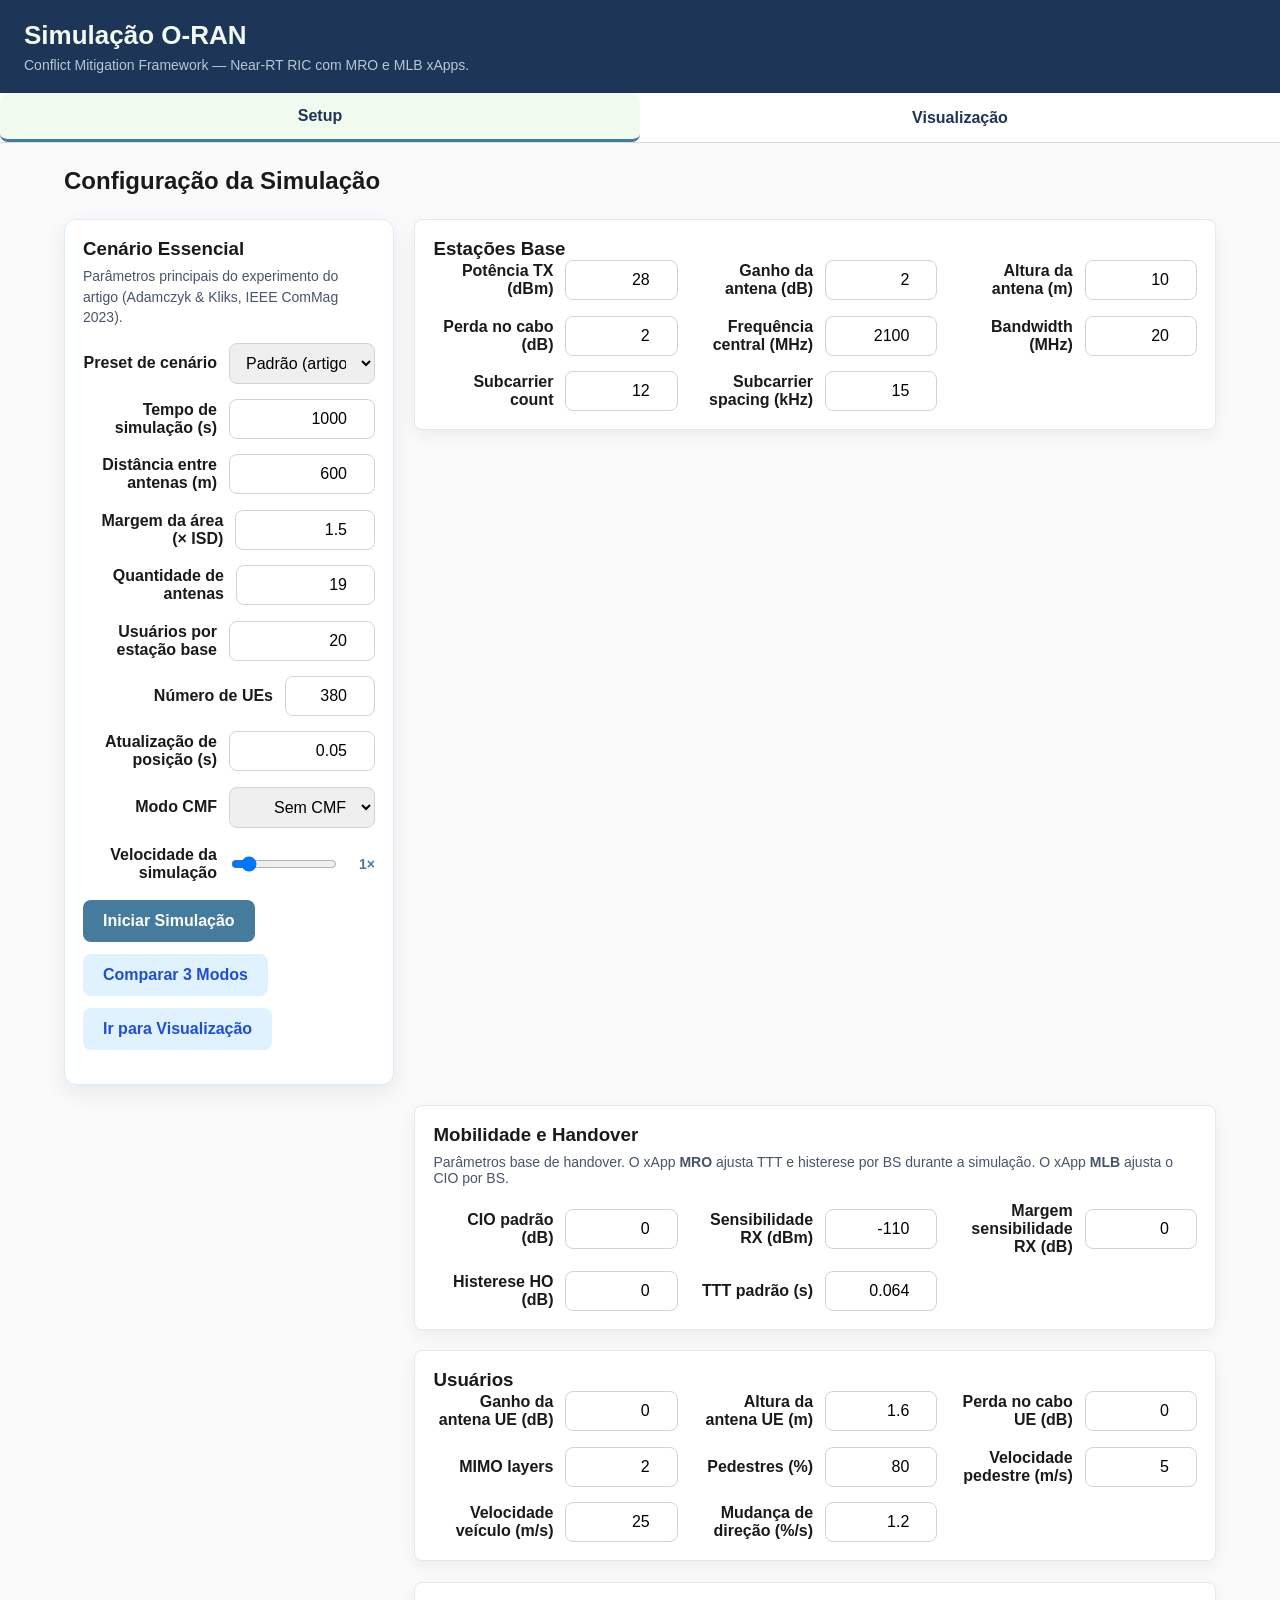
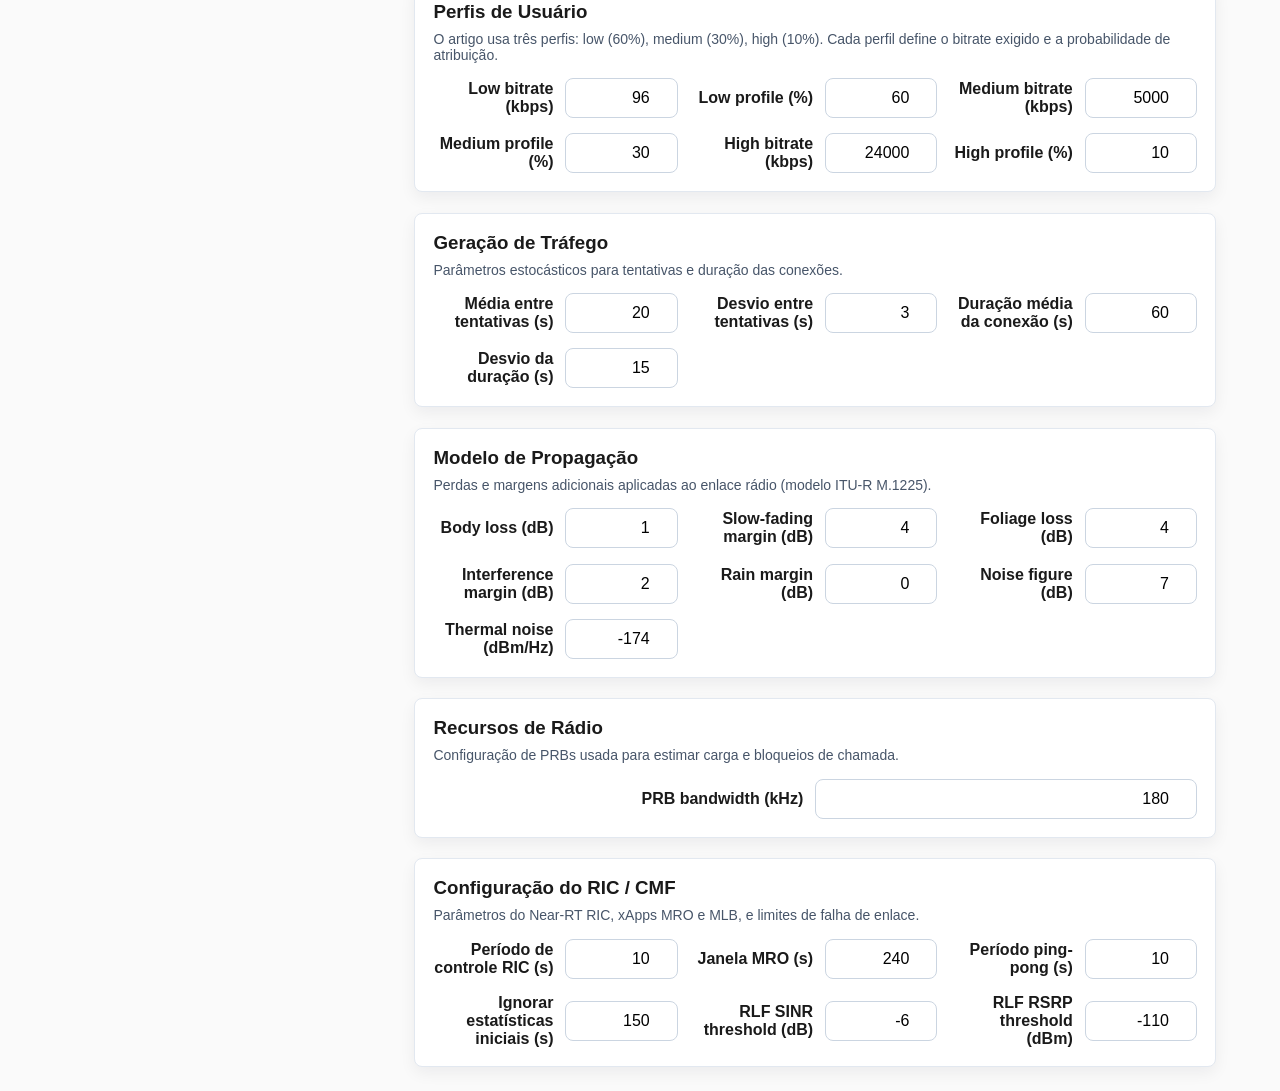
<file: web3/index.html>
<!DOCTYPE html>
<html lang="pt-BR">
<head>
    <meta charset="UTF-8" />
    <meta name="viewport" content="width=device-width, initial-scale=1.0" />
    <title>Simulação O-RAN — CMF</title>
    <link rel="stylesheet" href="style.css?v=ux-3" />
</head>
<body>
    <header>
        <div>
            <h1>Simulação O-RAN</h1>
            <p>Conflict Mitigation Framework — Near-RT RIC com MRO e MLB xApps.</p>
        </div>
    </header>

    <nav class="tabs" aria-label="Seções da interface">
        <button id="tab-setup" class="tab-button active" type="button" aria-controls="setup-panel" aria-selected="true">Setup</button>
        <button id="tab-visual" class="tab-button" type="button" aria-controls="visual-panel" aria-selected="false">Visualização</button>
    </nav>

    <main>
        <!-- ═══════════════════ SETUP PANEL ═══════════════════ -->
        <section id="setup-panel" class="tab-panel active">
            <h2>Configuração da Simulação</h2>
            <form id="setup-form">
                <div class="setup-form-header">
                    <h3>Cenário Essencial</h3>
                    <p>Parâmetros principais do experimento do artigo (Adamczyk &amp; Kliks, IEEE ComMag 2023).</p>
                </div>

                <label title="Cenário pré-configurado. 'Padrão' reproduz o experimento do artigo com 19 BSs, 380 UEs e 600 m ISD.">Preset de cenário
                    <select id="preset">
                        <option value="default">Padrão (artigo)</option>
                        <option value="handover">Forçar handover</option>
                        <option value="density">Alta densidade</option>
                        <option value="wide">Baixa interferência</option>
                    </select>
                </label>

                <label title="Duração total da simulação em segundos. O artigo usa 1000 s (150 s de warm-up + 850 s contabilizados).">Tempo de simulação (s)
                    <input id="sim-time" type="number" min="1" step="1" value="1000" />
                </label>

                <label title="Distância entre estações base vizinhas em metros. O artigo usa 600 m em grade hexagonal.">Distância entre antenas (m)
                    <input id="isd" type="number" min="100" max="2500" step="50" value="600" />
                </label>

                <label title="Fator multiplicativo do ISD aplicado como margem da área de simulação.">Margem da área (× ISD)
                    <input id="area-margin-factor" type="number" min="0.1" max="5" step="0.1" value="1.5" />
                </label>

                <label title="Número de estações base (BSs) na grade hexagonal. O artigo usa 19.">Quantidade de antenas
                    <input id="n-bs" type="number" min="1" max="61" step="1" value="19" />
                </label>

                <label title="Número de usuários por BS (usado para calcular o total de UEs automaticamente).">Usuários por estação base
                    <input id="users-per-bs" type="number" min="1" step="1" value="20" />
                </label>

                <label title="Total de UEs distribuídos na área. O artigo usa 380 (≈ 20 por BS).">Número de UEs
                    <input id="n-users" type="number" min="10" max="3000" step="10" value="380" />
                </label>

                <label title="Passo de tempo da simulação em segundos. Valores menores = maior precisão, maior custo computacional.">Atualização de posição (s)
                    <input id="dt" type="number" min="0.01" step="0.01" value="0.05" />
                </label>

                <label title="Define o modo do Conflict Mitigation Framework (CMF). 'Sem CMF': ambos os xApps aplicam decisões livremente. 'Prioridade MRO': decisões do MLB são bloqueadas quando conflitam com MRO. 'Prioridade MLB': decisões do MRO são bloqueadas quando conflitam com MLB.">Modo CMF
                    <select id="cmf-mode">
                        <option value="no_CM">Sem CMF</option>
                        <option value="prio_MRO">Prioridade MRO</option>
                        <option value="prio_MLB">Prioridade MLB</option>
                    </select>
                </label>

                <label title="Acelera ou desacelera o tempo simulado em relação ao tempo real. Valores altos sacrificam suavidade visual.">Velocidade da simulação
                    <span class="speed-row">
                        <input id="speed-scale" type="range" min="0.25" max="8" step="0.25" value="1" />
                        <span id="speed-scale-display" class="speed-value">1×</span>
                    </span>
                </label>

                <div class="button-row">
                    <button type="button" id="setup-start-button">Iniciar Simulação</button>
                    <button type="button" id="compare-setup-button" class="secondary-button">Comparar 3 Modos</button>
                    <button type="button" id="setup-visual-shortcut" class="secondary-button">Ir para Visualização</button>
                </div>
                <div id="setup-validation" class="validation-card"></div>
            </form>

            <!-- ── Estações Base ── -->
            <div class="parameter-card">
                <h3>Estações Base</h3>
                <div class="parameter-list">
                    <label title="Potência de transmissão da antena em dBm. Típico: 23–43 dBm para macro células.">Potência TX (dBm)
                        <input id="tx-power" type="number" min="0" max="60" step="1" value="28" />
                    </label>
                    <label title="Ganho direcional da antena da estação base em dBi.">Ganho da antena (dB)
                        <input id="bs-antenna-gain" type="number" step="0.1" value="2" />
                    </label>
                    <label title="Altura da antena acima do nível do solo em metros.">Altura da antena (m)
                        <input id="bs-height" type="number" min="1" step="0.1" value="10" />
                    </label>
                    <label title="Perda de sinal nos cabos entre o amplificador e a antena em dB.">Perda no cabo (dB)
                        <input id="bs-cable-loss" type="number" min="0" step="0.1" value="2" />
                    </label>
                    <label title="Frequência central do canal em MHz. Afeta diretamente o modelo de path loss ITU-R M.1225.">Frequência central (MHz)
                        <input id="frequency" type="number" min="600" max="6000" step="100" value="2100" />
                    </label>
                    <label title="Largura de banda total do canal em MHz. Determina o número máximo de PRBs disponíveis.">Bandwidth (MHz)
                        <input id="bandwidth-mhz" type="number" min="1" step="1" value="20" />
                    </label>
                    <label title="Número de subportadoras por PRB.">Subcarrier count
                        <input id="subcarrier-count" type="number" min="1" step="1" value="12" />
                    </label>
                    <label title="Espaçamento entre subportadoras em kHz. LTE usa 15 kHz.">Subcarrier spacing (kHz)
                        <input id="subcarrier-spacing-khz" type="number" min="1" step="1" value="15" />
                    </label>
                </div>
            </div>

            <!-- ── Mobilidade e Handover ── -->
            <div class="parameter-card">
                <h3>Mobilidade e Handover</h3>
                <p class="card-description">Parâmetros base de handover. O xApp <strong>MRO</strong> ajusta TTT e histerese por BS durante a simulação. O xApp <strong>MLB</strong> ajusta o CIO por BS.</p>
                <div class="parameter-list">
                    <label title="Cell Individual Offset global (dB). Valor base antes do ajuste dinâmico pelo MLB. CIO positivo torna a célula mais atrativa para os UEs.">CIO padrão (dB)
                        <input id="default-cio" type="number" step="0.1" value="0" />
                    </label>
                    <label title="Nível mínimo de RSRP (dBm) para manter conexão. Abaixo disto ocorre Radio Link Failure (RLF).">Sensibilidade RX (dBm)
                        <input id="rx-sensitivity" type="number" min="-140" max="-60" step="1" value="-110" />
                    </label>
                    <label title="Margem adicional à sensibilidade RX para cálculo do limiar de RLF em dB.">Margem sensibilidade RX (dB)
                        <input id="rx-sensitivity-margin" type="number" step="0.1" value="0" />
                    </label>
                    <label title="Histerese de handover global (dB). O MRO ajusta dinamicamente por BS. Evita ping-pong ao exigir que o sinal da célula candidata supere o atual por esta margem.">Histerese HO (dB)
                        <input id="hysteresis" type="number" min="0" max="10" step="0.1" value="0" />
                    </label>
                    <label title="Time-To-Trigger global (s). O MRO ajusta dinamicamente por BS. Tempo mínimo que o sinal deve permanecer favorável antes do handover ser executado. LTE padrão: 0.04–0.512 s.">TTT padrão (s)
                        <input id="ttt" type="number" min="0" max="2" step="0.001" value="0.064" />
                    </label>
                </div>
            </div>

            <!-- ── Usuários ── -->
            <div class="parameter-card">
                <h3>Usuários</h3>
                <div class="parameter-list">
                    <label title="Ganho da antena do dispositivo do usuário (UE) em dBi.">Ganho da antena UE (dB)
                        <input id="ue-antenna-gain" type="number" step="0.1" value="0" />
                    </label>
                    <label title="Altura da antena do UE acima do solo em metros.">Altura da antena UE (m)
                        <input id="ue-height" type="number" min="0.1" step="0.1" value="1.6" />
                    </label>
                    <label title="Perda de sinal nos cabos/conectores do UE em dB.">Perda no cabo UE (dB)
                        <input id="ue-cable-loss" type="number" min="0" step="0.1" value="0" />
                    </label>
                    <label title="Número de camadas MIMO do UE. Mais camadas aumentam a capacidade de throughput.">MIMO layers
                        <input id="ue-mimo-layers" type="number" min="1" step="1" value="2" />
                    </label>
                    <label title="Porcentagem de UEs com mobilidade pedestre (baixa velocidade). O restante são veículos.">Pedestres (%)
                        <input id="pedestrian-prob" type="number" min="0" max="100" step="1" value="80" />
                    </label>
                    <label title="Velocidade de movimento dos pedestres em m/s. Artigo: ~5 m/s (≈ 18 km/h).">Velocidade pedestre (m/s)
                        <input id="pedestrian-speed" type="number" min="0" max="20" step="0.5" value="5" />
                    </label>
                    <label title="Velocidade de movimento dos veículos em m/s. Artigo: ~25 m/s (≈ 90 km/h).">Velocidade veículo (m/s)
                        <input id="vehicle-speed" type="number" min="0" max="80" step="0.5" value="25" />
                    </label>
                    <label title="Probabilidade por segundo de um UE alterar sua direção de movimento (modelo random-walk).">Mudança de direção (%/s)
                        <input id="turn-prob" type="number" min="0" max="50" step="0.1" value="1.2" />
                    </label>
                </div>
            </div>

            <!-- ── Perfis de Usuário ── -->
            <div class="parameter-card">
                <h3>Perfis de Usuário</h3>
                <p class="card-description">O artigo usa três perfis: low (60%), medium (30%), high (10%). Cada perfil define o bitrate exigido e a probabilidade de atribuição.</p>
                <div class="parameter-list">
                    <label title="Bitrate requerido pelo perfil low em kbps.">Low bitrate (kbps)
                        <input id="low-bitrate" type="number" min="1" step="1" value="96" />
                    </label>
                    <label title="Porcentagem de UEs com perfil low.">Low profile (%)
                        <input id="low-prob" type="number" min="0" max="100" step="1" value="60" />
                    </label>
                    <label title="Bitrate requerido pelo perfil medium em kbps.">Medium bitrate (kbps)
                        <input id="medium-bitrate" type="number" min="1" step="1" value="5000" />
                    </label>
                    <label title="Porcentagem de UEs com perfil medium.">Medium profile (%)
                        <input id="medium-prob" type="number" min="0" max="100" step="1" value="30" />
                    </label>
                    <label title="Bitrate requerido pelo perfil high em kbps.">High bitrate (kbps)
                        <input id="high-bitrate" type="number" min="1" step="1" value="24000" />
                    </label>
                    <label title="Porcentagem de UEs com perfil high.">High profile (%)
                        <input id="high-prob" type="number" min="0" max="100" step="1" value="10" />
                    </label>
                </div>
            </div>

            <!-- ── Geração de Tráfego ── -->
            <div class="parameter-card">
                <h3>Geração de Tráfego</h3>
                <p class="card-description">Parâmetros estocásticos para tentativas e duração das conexões.</p>
                <div class="parameter-list">
                    <label title="Tempo médio entre tentativas de conexão de um UE em segundos.">Média entre tentativas (s)
                        <input id="connection-attempt-mean" type="number" min="0.1" step="0.1" value="20" />
                    </label>
                    <label title="Desvio padrão do tempo entre tentativas de conexão em segundos.">Desvio entre tentativas (s)
                        <input id="connection-attempt-std" type="number" min="0" step="0.1" value="3" />
                    </label>
                    <label title="Duração média de cada conexão ativa em segundos.">Duração média da conexão (s)
                        <input id="connection-duration-mean" type="number" min="0.1" step="0.1" value="60" />
                    </label>
                    <label title="Desvio padrão da duração das conexões em segundos.">Desvio da duração (s)
                        <input id="connection-duration-std" type="number" min="0" step="0.1" value="15" />
                    </label>
                </div>
            </div>

            <!-- ── Modelo de Propagação ── -->
            <div class="parameter-card">
                <h3>Modelo de Propagação</h3>
                <p class="card-description">Perdas e margens adicionais aplicadas ao enlace rádio (modelo ITU-R M.1225).</p>
                <div class="parameter-list">
                    <label title="Perda de sinal causada pela absorção do corpo humano em dB.">Body loss (dB)
                        <input id="body-loss" type="number" step="0.1" value="1" />
                    </label>
                    <label title="Margem de slow-fading (sombreamento) em dB. Compensa variações lentas do canal.">Slow-fading margin (dB)
                        <input id="slow-fading-margin" type="number" step="0.1" value="4" />
                    </label>
                    <label title="Perda adicional por obstrução de vegetação em dB.">Foliage loss (dB)
                        <input id="foliage-loss" type="number" step="0.1" value="4" />
                    </label>
                    <label title="Margem de interferência inter-célula em dB. Também usada no cálculo de SINR.">Interference margin (dB)
                        <input id="interference-margin" type="number" step="0.1" value="2" />
                    </label>
                    <label title="Margem de atenuação por chuva em dB. Relevante para frequências acima de 10 GHz.">Rain margin (dB)
                        <input id="rain-margin" type="number" step="0.1" value="0" />
                    </label>
                    <label title="Figura de ruído do receptor em dB. Representa o ruído adicionado pelo hardware do receptor.">Noise figure (dB)
                        <input id="noise-figure" type="number" step="0.1" value="7" />
                    </label>
                    <label title="Densidade espectral de ruído térmico em dBm/Hz. Valor padrão: -174 dBm/Hz a 20°C.">Thermal noise (dBm/Hz)
                        <input id="thermal-noise" type="number" step="0.1" value="-174" />
                    </label>
                </div>
            </div>

            <!-- ── Recursos de Rádio ── -->
            <div class="parameter-card">
                <h3>Recursos de Rádio</h3>
                <p class="card-description">Configuração de PRBs usada para estimar carga e bloqueios de chamada.</p>
                <div class="parameter-list">
                    <label title="Largura de banda de um Physical Resource Block (PRB) em kHz. LTE usa 180 kHz (12 subportadoras × 15 kHz).">PRB bandwidth (kHz)
                        <input id="prb-bandwidth-khz" type="number" min="1" step="1" value="180" />
                    </label>
                </div>
            </div>

            <!-- ── Configuração do RIC ── -->
            <div class="parameter-card">
                <h3>Configuração do RIC / CMF</h3>
                <p class="card-description">Parâmetros do Near-RT RIC, xApps MRO e MLB, e limites de falha de enlace.</p>
                <div class="parameter-list">
                    <label title="Intervalo entre execuções do loop de controle do Near-RT RIC em segundos. MRO e MLB observam estatísticas acumuladas e tomam decisões a cada ciclo.">Período de controle RIC (s)
                        <input id="ric-control-period" type="number" min="0.1" step="0.1" value="10" />
                    </label>
                    <label title="Janela de observação do MRO em segundos para análise de estatísticas de handover por BS.">Janela MRO (s)
                        <input id="mro-window" type="number" min="1" step="1" value="240" />
                    </label>
                    <label title="Tempo máximo entre dois handovers consecutivos (s) para que o segundo seja classificado como ping-pong.">Período ping-pong (s)
                        <input id="pingpong-period" type="number" min="0.1" step="0.1" value="10" />
                    </label>
                    <label title="Período de warm-up (s) onde as métricas não são contabilizadas. Reproduz o artigo: primeiros 150 s descartados para evitar transiente inicial.">Ignorar estatísticas iniciais (s)
                        <input id="statistics-ignore-initial" type="number" min="0" step="1" value="150" />
                    </label>
                    <label title="SINR mínima (dB) para manter o enlace de rádio. Abaixo deste limiar ocorre Radio Link Failure (RLF).">RLF SINR threshold (dB)
                        <input id="rlf-sinr-threshold" type="number" step="0.1" value="-6" />
                    </label>
                    <label title="RSRP mínimo (dBm) para manter o enlace. Abaixo deste limiar ocorre RLF independentemente da SINR.">RLF RSRP threshold (dBm)
                        <input id="rlf-rsrp-threshold" type="number" step="1" value="-110" />
                    </label>
                </div>
            </div>
        </section>

        <!-- ═══════════════════ VISUAL PANEL ═══════════════════ -->
        <section id="visual-panel" class="tab-panel">
            <div class="visual-header">
                <div>
                    <h2>Visualização em Tempo Real</h2>
                    <p>Antenas coloridas por carga · CIO exibido por BS · UEs por bitrate ou mobilidade.</p>
                </div>
                <div class="button-row visual-actions">
                    <span id="gpu-status" class="gpu-status">Inicializando WebGPU</span>
                    <button type="button" id="compare-button" class="secondary-button">Comparar 3 Modos</button>
                    <button type="button" id="reset-button" class="secondary-button">Resetar</button>
                    <button type="button" id="start-button">Iniciar Simulação</button>
                </div>
            </div>

            <!-- Progress bar (E) -->
            <div id="progress-section" class="progress-section">
                <div class="progress-bar-track">
                    <div id="progress-warmup-seg" class="progress-seg warmup-seg" style="width:15%"></div>
                    <div id="progress-active-seg" class="progress-seg active-seg" style="width:0%"></div>
                </div>
                <div class="progress-labels">
                    <span id="progress-phase-label" class="phase-badge warmup">Aquecimento</span>
                    <span id="progress-time-text">0.0 / 1000.0 s</span>
                </div>
            </div>

            <!-- Metrics with sparklines (D) -->
            <div class="metrics">
                <div class="metric-item full-width">
                    <span class="metric-label"><strong>Tempo</strong></span>
                    <span id="metric-time" class="metric-value">0.0 s</span>
                </div>
                <div class="metric-item">
                    <span class="metric-label"><strong>Conectados</strong></span>
                    <span id="metric-connected" class="metric-value">0</span>
                    <canvas id="spark-connected" class="sparkline" width="80" height="28"></canvas>
                </div>
                <div class="metric-item">
                    <span class="metric-label"><strong>Satisfação</strong></span>
                    <span id="metric-satisfaction" class="metric-value">0%</span>
                    <canvas id="spark-satisfaction" class="sparkline" width="80" height="28"></canvas>
                </div>
                <div class="metric-item">
                    <span class="metric-label"><strong>Handovers</strong></span>
                    <span id="metric-handovers" class="metric-value">0</span>
                    <canvas id="spark-handovers" class="sparkline" width="80" height="28"></canvas>
                </div>
                <div class="metric-item">
                    <span class="metric-label"><strong>Ping-pong</strong></span>
                    <span id="metric-pingpong" class="metric-value">0</span>
                    <canvas id="spark-pingpong" class="sparkline" width="80" height="28"></canvas>
                </div>
                <div class="metric-item">
                    <span class="metric-label"><strong>RLFs</strong></span>
                    <span id="metric-rlf" class="metric-value">0</span>
                    <canvas id="spark-rlf" class="sparkline" width="80" height="28"></canvas>
                </div>
                <div class="metric-item">
                    <span class="metric-label"><strong>Bloqueios (CB)</strong></span>
                    <span id="metric-blocked" class="metric-value">0</span>
                    <canvas id="spark-blocked" class="sparkline" width="80" height="28"></canvas>
                </div>
                <div class="metric-item">
                    <span class="metric-label"><strong>Load médio</strong></span>
                    <span id="metric-load" class="metric-value">0%</span>
                    <canvas id="spark-load" class="sparkline" width="80" height="28"></canvas>
                </div>
            </div>

            <!-- Status card -->
            <div class="status-card visual-status">
                <h3>Status</h3>
                <p id="status-message">Aguardando início.</p>
                <p><strong>Renderização:</strong> <span id="render-summary">Inicializando</span></p>
                <p><strong>Cenário:</strong> <span id="scenario-summary">—</span></p>
            </div>

            <!-- CMF Activity Panel (A) -->
            <div class="status-card cmf-panel visual-cmf">
                <h3>CMF — Near-RT RIC</h3>
                <div id="cmf-panel-body" class="cmf-body">
                    <p id="cmf-mode-label" class="cmf-mode-title">Modo: —</p>
                    <div id="cmf-xapps-row" class="cmf-xapps"></div>
                    <table class="cmf-table">
                        <tbody>
                            <tr><td>Último ciclo</td><td id="cmf-cycle-time">—</td></tr>
                            <tr><td>Conflitos (ICD)</td><td id="cmf-conflicts">—</td></tr>
                            <tr><td>Decisões bloqueadas</td><td id="cmf-blocked">—</td></tr>
                            <tr><td>TTT médio (rede)</td><td id="cmf-avg-ttt">—</td></tr>
                            <tr><td>Histerese média</td><td id="cmf-avg-hys">—</td></tr>
                            <tr><td>CIO médio (rede)</td><td id="cmf-avg-cio">—</td></tr>
                        </tbody>
                    </table>
                </div>
            </div>

            <div class="status-card visual-recommendation">
                <h3>Guia rápido</h3>
                <p>Use <strong>Comparar 3 Modos</strong> para reproduzir a Figura 6 do artigo automaticamente. Os gráficos de linha mostram a evolução das métricas após o warm-up de 150 s. As antenas mudam de cor verde→vermelho conforme a carga.</p>
            </div>

            <!-- Canvas -->
            <div class="canvas-container">
                <div class="viewport-wrap">
                    <canvas id="scene" width="1280" height="760"></canvas>
                    <canvas id="tower-layer" width="1280" height="760" aria-hidden="true"></canvas>
                    <div id="fallback-message" class="fallback-message" hidden></div>
                </div>
            </div>

            <!-- Legend -->
            <div id="legend" class="legend">
                <span><span class="legend-dot low"></span> Low bitrate: 96 kbps (60%)</span>
                <span><span class="legend-dot medium"></span> Medium bitrate: 5000 kbps (30%)</span>
                <span><span class="legend-dot high"></span> High bitrate: 24000 kbps (10%)</span>
                <span><span class="legend-dot bs"></span> Antena (BS) — cor indica carga</span>
            </div>

            <!-- Visual options -->
            <div class="parameter-card visual-options">
                <h3>Visualização</h3>
                <p class="card-description">O gráfico usa WebGPU quando disponível e Canvas 2D como fallback CPU.</p>
                <div class="parameter-list">
                    <label>Esquema de cores UE
                        <select id="color-scheme">
                            <option value="bitrate">Bitrate</option>
                            <option value="mobility">Carros azul e pedestres vermelho</option>
                        </select>
                    </label>
                    <label class="checkbox-label">
                        <input id="show-links" type="checkbox" checked />
                        <span>Mostrar associação UE-BS</span>
                    </label>
                </div>
            </div>

            <!-- End-of-run summary (G) -->
            <div id="end-summary-section" hidden></div>

            <!-- Comparison section (C) -->
            <div id="comparison-section" class="comparison-section" hidden>
                <div class="comparison-header">
                    <h3>Comparação de Modos CMF</h3>
                    <button type="button" id="export-csv-button" class="secondary-button">Exportar CSV</button>
                </div>
                <div id="comparison-progress" class="comparison-progress" hidden>
                    <p id="comparison-status-text">Preparando…</p>
                    <div class="progress-bar-track">
                        <div id="comparison-progress-fill" class="progress-seg active-seg" style="width:0%"></div>
                    </div>
                </div>
                <div id="comparison-results" hidden></div>
            </div>
        </section>
    </main>

    <script type="module" src="app.js?v=ux-3"></script>
</body>
</html>
</file>
<file: web3/style.css>
* { box-sizing: border-box; }

:root {
    --setup-card-gap: clamp(10px, 1.6vw, 22px);
    --setup-inner-gap: clamp(10px, 1.2vw, 18px);
    --blue: #457b9d;
    --dark: #1d3557;
    --green: #16a34a;
    --red: #dc2626;
    --bg: #fafafa;
    --surface: #ffffff;
    --border: #e2e8f0;
}

body { margin: 0; font-family: Inter, Arial, sans-serif; background: var(--bg); color: #1a1a1a; }

/* ── Header ── */
header {
    display: flex; align-items: center; justify-content: space-between;
    gap: 18px; padding: 20px 24px;
    background: var(--dark); color: #f1faee;
}
header h1 { margin: 0; font-size: 26px; }
header p  { margin: 6px 0 0; color: #b8c6db; font-size: 14px; }

/* ── Tabs ── */
.tabs { display: flex; background: #fff; border-bottom: 1px solid #d8d8d8; }
.tab-button { flex: 1; padding: 14px 18px; border: none; background: #fff; color: var(--dark); font-size: 16px; cursor: pointer; }
.tab-button.active { background: #f1faee; border-bottom: 3px solid var(--blue); font-weight: 600; }

/* ── Main layout ── */
main { padding: 24px; max-width: 1200px; margin: 0 auto; }
.tab-panel { display: none !important; }
.tab-panel.active { display: block !important; }

/* ── Setup panel ── */
form { display: grid; grid-template-columns: 1fr; gap: var(--setup-inner-gap); }
#setup-panel.active { display: grid !important; align-items: start; grid-template-columns: minmax(260px, 330px) minmax(0, 1fr); gap: var(--setup-card-gap); }
#setup-panel > h2 { grid-column: 1 / -1; margin: 0 0 4px; }

#setup-form {
    align-self: start; justify-items: end;
    background: var(--surface); border: 1px solid #dbeafe;
    border-radius: 12px; box-shadow: 0 8px 22px rgba(15,23,42,.08);
    padding: clamp(14px, 1.5vw, 18px); position: sticky; top: 18px;
}
.setup-form-header h3 { margin: 0 0 6px; }
.setup-form-header p  { color: #475569; font-size: 14px; line-height: 1.45; margin: 0; }

label { display: flex; flex-direction: column; gap: 8px; font-weight: 600; cursor: help; }
#setup-panel label { align-items: center; display: grid; grid-template-columns: minmax(120px, 1fr) minmax(90px, 50%); column-gap: 12px; text-align: right; }
.checkbox-label { align-items: center; background: #f8fafc; border: 1px solid var(--border); border-radius: 8px; flex-direction: row; padding: 10px 12px; }
#setup-panel .checkbox-label { align-items: center; display: flex; justify-content: flex-end; }
.checkbox-label input { flex: 0 0 auto; height: 18px; width: 18px; }
.parameter-list label { width: 100%; }

input[type="number"], input[type="range"], select {
    padding: 10px 12px; border: 1px solid #cbd5e1; border-radius: 8px; font-size: 16px; width: 100%;
}
input[type="range"] { padding-left: 0; padding-right: 0; }
#setup-panel input[type="number"], #setup-panel select { text-align: right; width: 100%; }

/* Speed scale row */
.speed-row { display: flex; align-items: center; gap: 8px; }
.speed-value { font-weight: 700; color: var(--blue); min-width: 28px; text-align: right; font-size: 14px; }

.button-row { grid-column: 1 / -1; display: flex; gap: 12px; flex-wrap: wrap; }
.visual-actions { grid-column: auto; align-items: center; flex-wrap: wrap; justify-content: flex-end; }

button { padding: 12px 20px; border: none; background: var(--blue); color: white; border-radius: 8px; cursor: pointer; font-size: 16px; font-weight: 600; transition: background .15s; }
button:hover { background: #376b8d; }
button:disabled { opacity: .5; cursor: not-allowed; }
button.running, button.stop-mode { background: #c2410c; }
button.running:hover { background: #9a3409; }
.secondary-button { background: #e0f2fe; color: #1d4ed8; }
.secondary-button:hover { background: #bae6fd; }
.visual-actions .secondary-button { width: auto; }

/* ── Cards ── */
.status-card, .parameter-card, .metrics {
    background: var(--surface); border: 1px solid var(--border);
    border-radius: 8px; padding: clamp(14px, 1.5vw, 18px);
    box-shadow: 0 6px 16px rgba(15,23,42,.06);
}
.parameter-card { grid-column: 2; }
.card-description { margin: 8px 0 var(--setup-inner-gap); color: #475569; font-size: 14px; }
.parameter-list { justify-items: end; display: grid; grid-template-columns: repeat(auto-fit, minmax(210px, 1fr)); gap: var(--setup-inner-gap); }
.status-card h3, .parameter-card h3 { margin: 0; }

/* ── Progress bar (E) ── */
.progress-section { margin-bottom: 14px; }
.progress-bar-track {
    height: 10px; background: #e2e8f0; border-radius: 6px;
    overflow: hidden; display: flex;
}
.progress-seg { height: 100%; transition: width .3s ease; }
.warmup-seg  { background: #94a3b8; }
.active-seg  { background: var(--blue); }
.progress-labels { display: flex; justify-content: space-between; align-items: center; margin-top: 5px; font-size: 13px; color: #64748b; }
.phase-badge { display: inline-block; padding: 2px 10px; border-radius: 12px; font-size: 12px; font-weight: 700; }
.phase-badge.warmup { background: #e2e8f0; color: #475569; }
.phase-badge.active { background: #dbeafe; color: #1d4ed8; }
.phase-badge.done   { background: #dcfce7; color: #166534; }

/* ── Metrics with sparklines (D) ── */
.metrics { display: grid; grid-template-columns: repeat(2, minmax(200px, 1fr)); gap: 10px; margin-bottom: 16px; }
.metric-item {
    display: flex; align-items: center; gap: 8px;
    background: var(--surface); border: 1px solid var(--border);
    border-radius: 8px; padding: 10px 14px;
    box-shadow: 0 2px 6px rgba(15,23,42,.04);
}
.metric-item.full-width { grid-column: 1 / -1; }
.metric-label { flex: 1; font-size: 13px; color: #475569; }
.metric-value { font-size: 18px; font-weight: 700; color: var(--dark); min-width: 64px; text-align: right; }
.sparkline { flex: 0 0 80px; display: block; }

/* ── CMF Activity Panel (A) ── */
.visual-status, .visual-cmf, .visual-recommendation { margin-bottom: 14px; }
.cmf-panel .cmf-mode-title { margin: 0 0 10px; font-weight: 700; font-size: 15px; color: var(--dark); }
.cmf-xapps { display: flex; gap: 8px; margin-bottom: 12px; flex-wrap: wrap; }
.xapp-badge { display: inline-block; padding: 4px 12px; border-radius: 12px; font-size: 13px; font-weight: 700; }
.xapp-high    { background: #dcfce7; color: #166534; border: 1px solid #86efac; }
.xapp-blocked { background: #fee2e2; color: #991b1b; border: 1px solid #fca5a5; }
.cmf-table { width: 100%; border-collapse: collapse; font-size: 13px; }
.cmf-table td { padding: 4px 6px; border-bottom: 1px solid #f1f5f9; }
.cmf-table td:first-child { color: #64748b; }
.cmf-table td:last-child  { font-weight: 600; text-align: right; color: var(--dark); }

/* ── Visual header ── */
.visual-header { display: flex; justify-content: space-between; align-items: flex-start; gap: 18px; margin-bottom: 16px; }
.visual-header h2 { margin: 0 0 6px; }
.visual-header p  { margin: 0; font-size: 13px; color: #64748b; }
.gpu-status { align-items: center; border: 1px solid #cbd5e1; border-radius: 8px; color: #334155; display: inline-flex; font-size: 13px; font-weight: 700; min-height: 40px; padding: 6px 12px; }

/* ── Canvas ── */
.canvas-container { display: flex; justify-content: center; background: #fff; border: 1px solid var(--border); border-radius: 16px; padding: 12px; box-shadow: 0 6px 16px rgba(15,23,42,.06); margin-bottom: 14px; }
.viewport-wrap { position: relative; width: min(100%, 1000px); background: #f8fbff; }
#scene { display: block; width: 100%; height: auto; aspect-ratio: 16 / 9; }
#tower-layer { position: absolute; inset: 0; width: 100%; height: 100%; pointer-events: none; }
.fallback-message { position: absolute; inset: 20px; display: grid; place-items: center; border: 1px dashed #94a3b8; border-radius: 8px; background: rgba(248,250,252,.92); color: #334155; text-align: center; padding: 20px; font-weight: 700; }
.fallback-message[hidden] { display: none !important; }

/* ── Legend ── */
.legend { display: flex; justify-content: center; gap: 18px; flex-wrap: wrap; margin-bottom: 14px; }
.legend span { display: inline-flex; align-items: center; gap: 8px; font-size: 13px; }
.legend-dot, .dot { display: inline-block; width: 13px; height: 13px; border-radius: 50%; }
.legend-dot.low,  .dot.low        { background: green; }
.legend-dot.medium, .dot.medium   { background: #e6c700; border: 1px solid #a3a300; }
.legend-dot.high, .dot.high       { background: red; }
.dot.vehicle                       { background: #2563eb; }
.dot.pedestrian                    { background: #dc2626; }
.legend-dot.bs, .tower { background: #1d3557; width: 13px; height: 13px; border-radius: 3px; display: inline-block; }

/* ── Visual options ── */
.visual-options { margin-top: 14px; }

/* ── End-of-run summary (G) ── */
#end-summary-section { margin-top: 18px; }
.end-summary-card { background: #f0fdf4; border: 1px solid #86efac; border-radius: 10px; padding: 18px; }
.end-summary-card h3 { margin: 0 0 12px; color: #166534; }

/* ── Comparison section (C, G) ── */
.comparison-section { margin-top: 20px; background: var(--surface); border: 1px solid var(--border); border-radius: 10px; padding: 20px; box-shadow: 0 4px 12px rgba(15,23,42,.06); }
.comparison-header { display: flex; justify-content: space-between; align-items: center; margin-bottom: 14px; }
.comparison-header h3 { margin: 0; }
.comparison-progress { margin-bottom: 14px; }
.comparison-progress p { margin: 0 0 8px; font-weight: 600; color: #475569; }

/* Comparison table */
.cmp-table { width: 100%; border-collapse: collapse; font-size: 14px; margin-top: 12px; }
.cmp-table thead tr { background: #f1f5f9; }
.cmp-table th { padding: 8px 12px; text-align: left; font-weight: 700; color: #334155; border-bottom: 2px solid var(--border); }
.cmp-table th:first-child { min-width: 140px; }
.cmp-table td { padding: 7px 12px; border-bottom: 1px solid #f1f5f9; }
.cmp-row-label { color: #475569; font-weight: 500; }
.cmp-arrow { font-size: 12px; font-weight: 700; margin-left: 6px; }
.cmp-arrow.good { color: var(--green); }
.cmp-arrow.bad  { color: var(--red); }

/* ── Responsive ── */
@media (max-width: 900px) {
    #setup-panel.active { display: block !important; }
    #setup-form { margin-bottom: var(--setup-card-gap); position: static; }
    .parameter-card { margin-bottom: var(--setup-card-gap); }
    #setup-panel label { align-items: stretch; display: flex; text-align: left; }
    #setup-panel input[type="number"], #setup-panel select { width: 100%; }
    #setup-panel .checkbox-label { justify-content: flex-start; }
    .metrics { grid-template-columns: 1fr; }
}

@media (max-width: 640px) {
    header, .visual-header { align-items: flex-start; flex-direction: column; }
    .metrics { grid-template-columns: 1fr; }
    .metric-value { font-size: 16px; }
}
</file>
